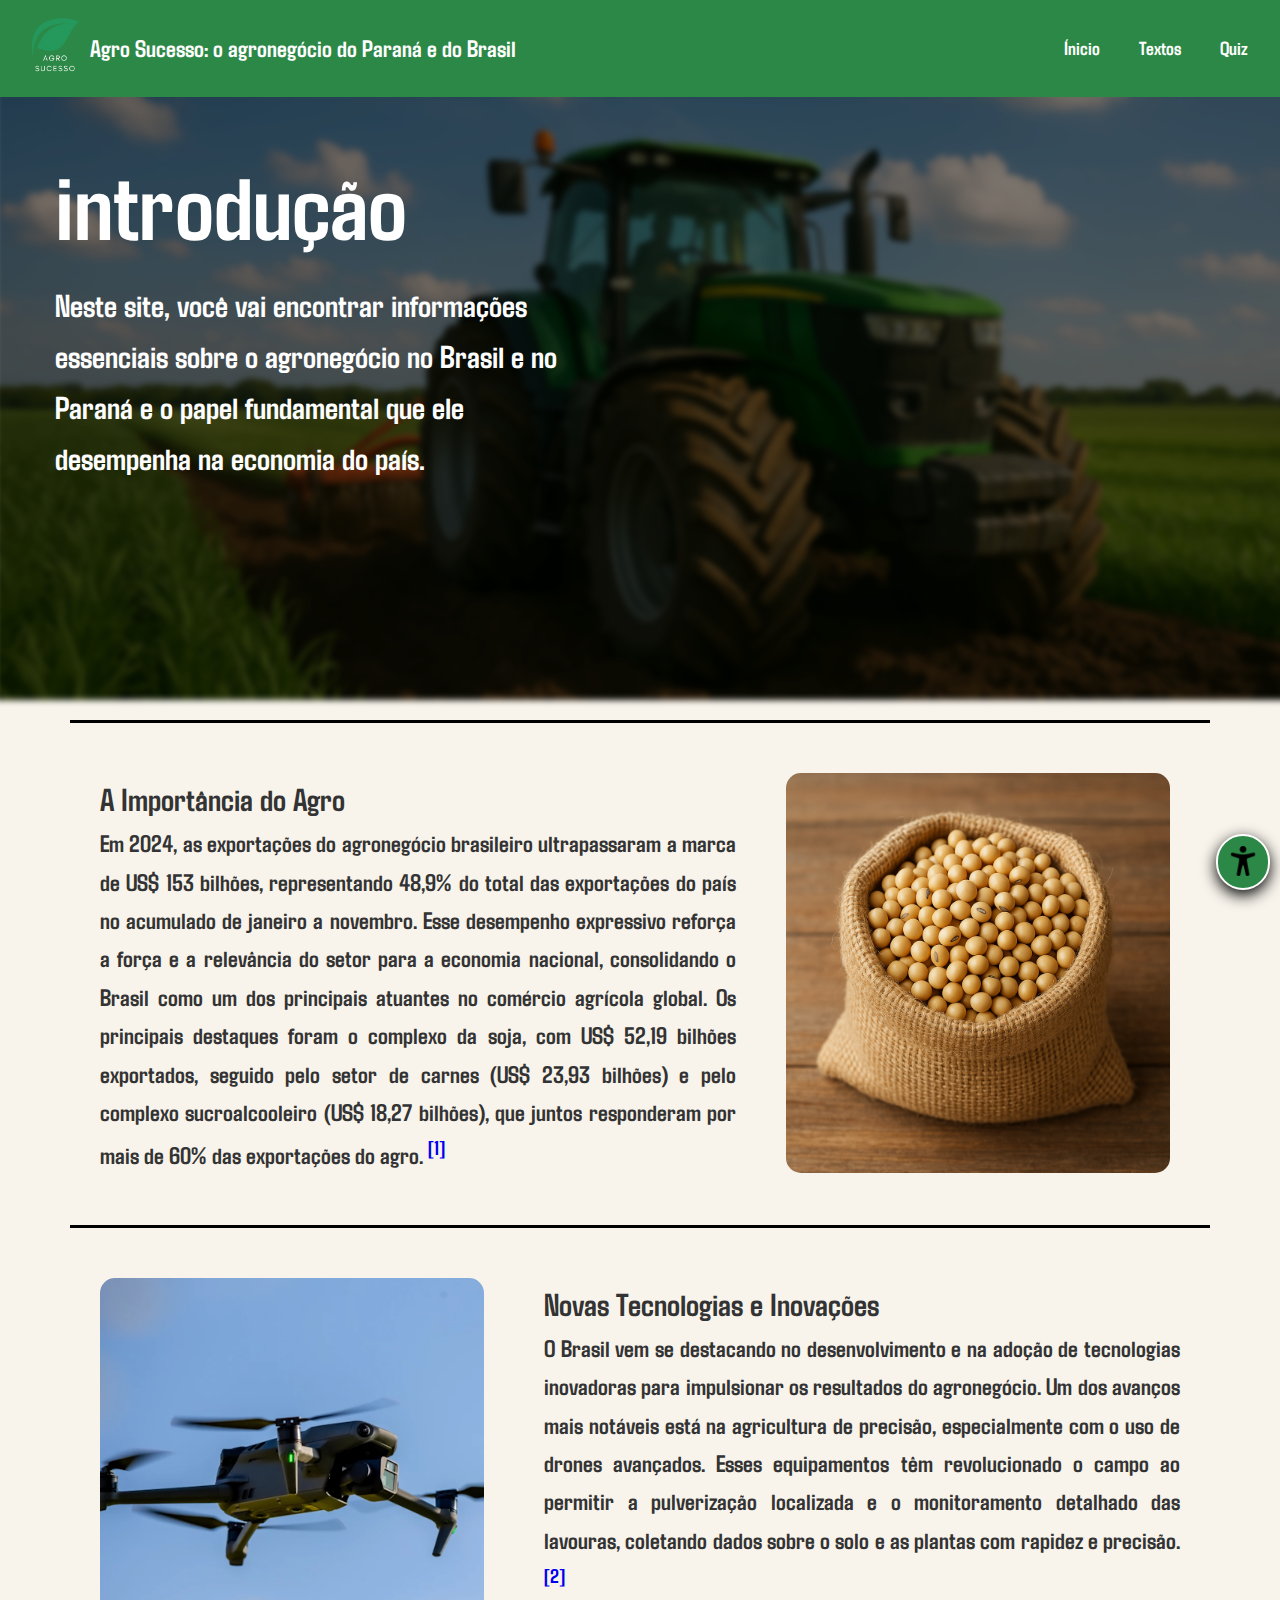
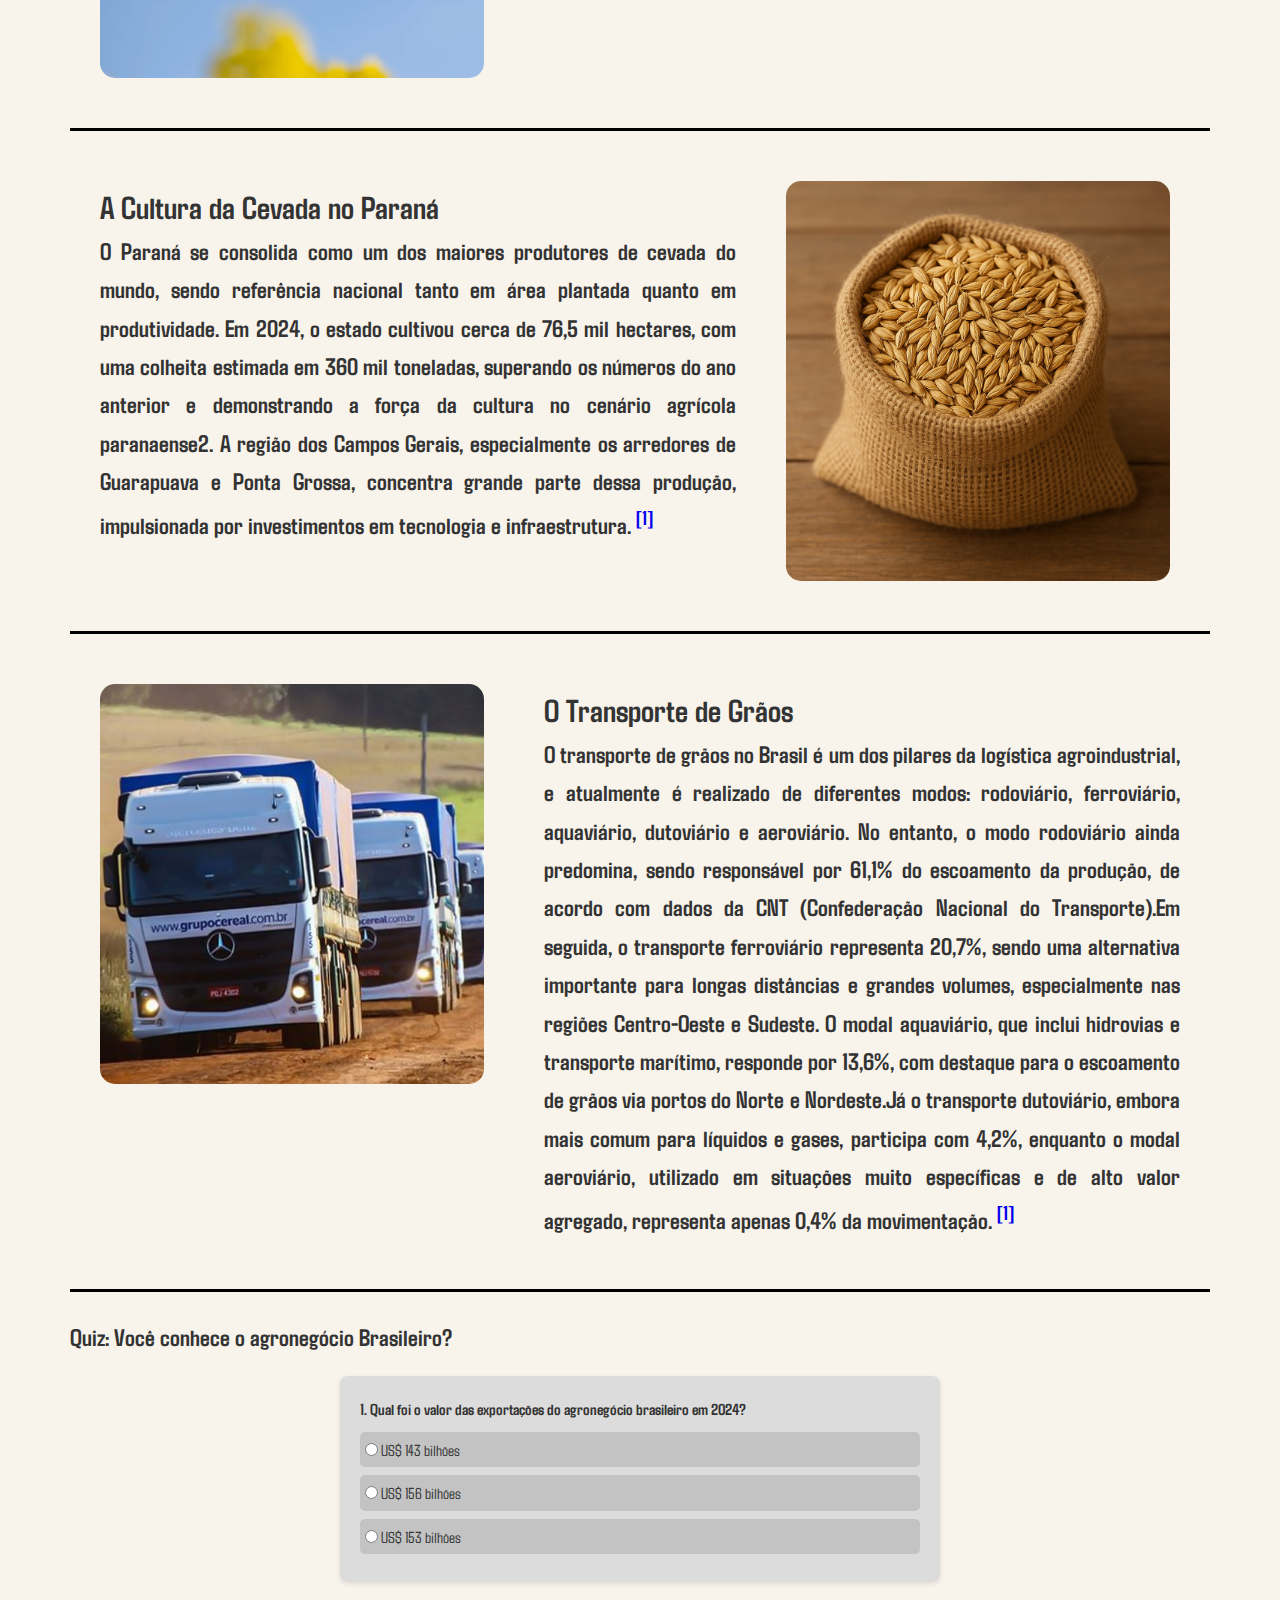
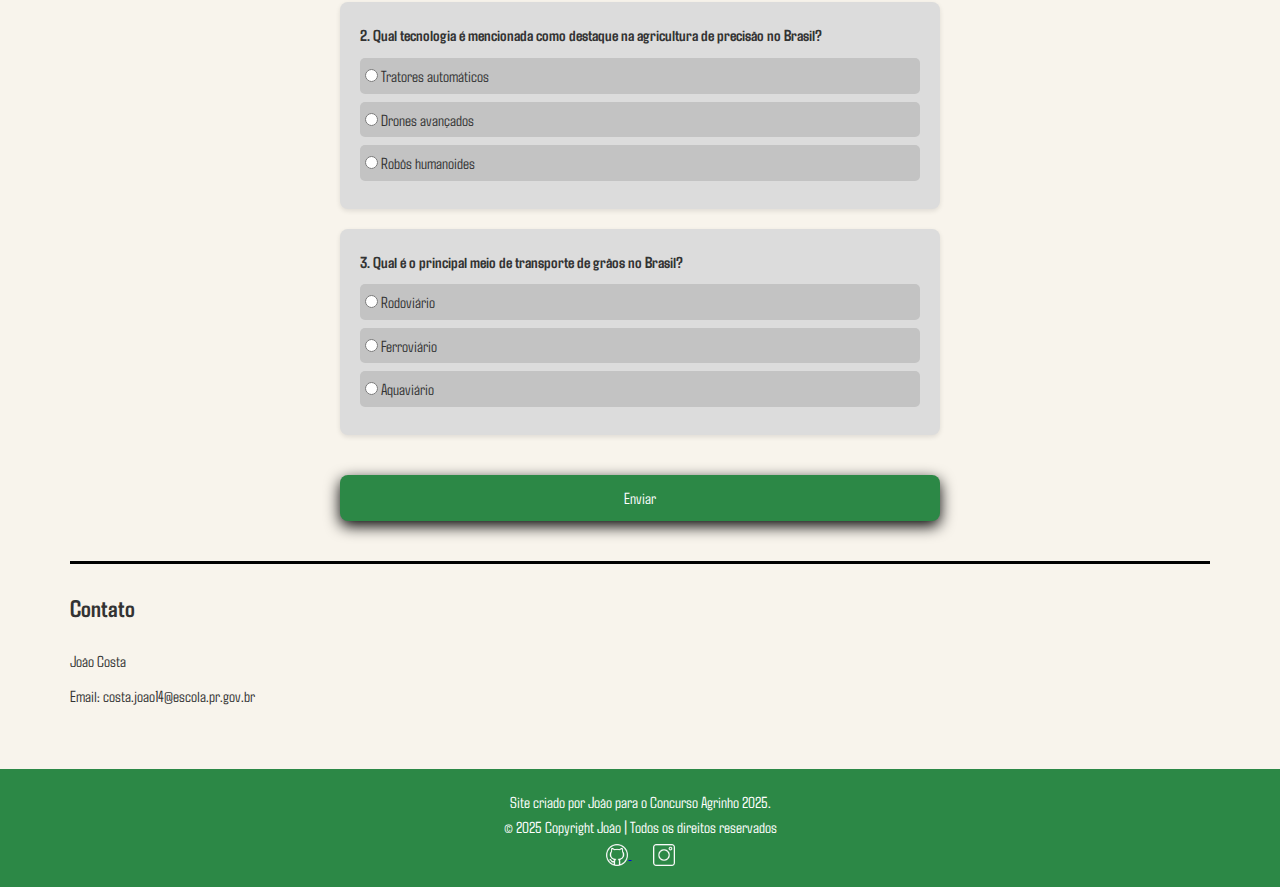
<file: index.html>
<!-- Pré-definições gerais do html -->
<!DOCTYPE html>
<html lang="pt-BR">
<head>
  <meta charset="UTF-8" />
  <meta name="viewport" content="width=device-width, initial-scale=1.0" />
  <title>Agro Sucesso</title>
  <link rel="stylesheet" href="style.css" />
  <link href="https://fonts.googleapis.com/css2?family=Agdasima:wght@400;700" rel="stylesheet"/>
</head>

<body>
  <!-- Inputs para controlar acessibilidade -->
  <input type="radio" name="font" id="fontSizeP" hidden>
  <input type="radio" name="font" id="fontSizeM" hidden>
  <input type="radio" name="font" id="fontSizeG" hidden>
  <input type="radio" name="font" id="fontSizeGG" hidden>
  <input type="checkbox" id="ativarContraste" hidden>
  <input type="checkbox" id="ativarAcessibilidade" hidden>

  <!-- Interface de acessibilidade e conteúdo -->
  <div class="acessibilidadeWrapper">
    <label for="ativarAcessibilidade" class="acessibilidadeFixada" aria-label="Menu de acessibilidade"><img src="./img/acessibilidade.png" style="height: 30px;"></label>

    <!-- Menu de acessibilidade -->
    <div class="menuAcessibilidade hidden">
      <label for="ativarContraste">Alto Contraste</label>

      <div class="fontSizeText">
        <a class="fontSizeText">Tamanho da fonte:</a>
        <label for="fontSizeP">Padrão</label>
        <label for="fontSizeM">Médio</label>
        <label for="fontSizeG">Grande</label>
        <label for="fontSizeGG">Muito Grande</label>
      </div>
    </div>

    <!-- Cabeçalho -->
    <header class="header">
      <div class="logo">
        <a href="#inicio"><img src="./img/logo.png" alt="Logo Agrinho" /></a>
      </div>

      <div class="site-title">Agro Sucesso: o agronegócio do Paraná e do Brasil</div>

      <!-- Nav-bar -->
      <nav class="navbar">
        <input type="checkbox" id="ativarMenu" hidden>
        <label for="ativarMenu" class="hamburger" aria-label="Abrir menu">☰</label>

        <ul class="navLinks">
          <li><a href="#inicio">Ínicio</a></li>
          <li><a href="#texto">Textos</a></li>
          <li><a href="#quiz">Quiz</a></li>
        </ul>
      </nav>
    </header> 

    <!-- Área principal do conteúdo da página --> <div id="inicio" class="intro">
      <div class="textoIntro">  
        <h1>introdução</h1>
        <h2 tabindex="0">
          Neste site, você vai encontrar informações essenciais sobre o agronegócio no Brasil e no Paraná e o papel fundamental que ele desempenha na economia do país.
        </h2></div>
        <img class="tratorImg" src="./img/trator.png">
      </div>

    <main>
      <div id="texto" class="linha"></div>
      <!-- Texto sobre a importância do agronegócio no Brasil -->
      <div class="bloco">
        <div><h1>A Importância do Agro</h1>
        <h2 style="text-align: justify" tabindex="0">
          Em 2024, as exportações do agronegócio brasileiro ultrapassaram a marca de US$ 153 bilhões, representando 48,9% do total das 
          exportações do país no acumulado de janeiro a novembro. Esse desempenho expressivo reforça a força e a relevância do setor para 
          a economia nacional, consolidando o Brasil como um dos principais atuantes no comércio agrícola global. Os principais 
          destaques foram o complexo da soja, com US$ 52,19 bilhões exportados, seguido pelo setor de carnes (US$ 23,93 bilhões) e 
          pelo complexo sucroalcooleiro (US$ 18,27 bilhões), que juntos responderam por mais de 60% das exportações do agro.
          <sup><a style="text-decoration: none"
            href="https://www.gov.br/agricultura/pt-br/assuntos/noticias/exportacoes-do-agronegocio-ultrapassam-us-153-bilhoes-no-acumulado-de-2024#:~:text=Exportações%20do%20agronegócio%20ultrapassam%20US,Ministério%20da%20Agricultura%20e%20Pecuária">
            [1]</a></sup>
        </h2></div>

        <img src="img/soja.png" style="height: 400px; margin-right: 10px; border-radius: 15px;">
      </div>
      <div class="linha"></div>
      <!-- Texto sobre inovações tecnológicas no campo -->
      <div class="bloco">
        <img src="img/drone.png" style="height: 400px; margin-right: 10px; border-radius: 15px;">
        <div><h1> Novas Tecnologias e Inovações</h1>
        <h2 style="text-align: justify" tabindex="0">
          O Brasil vem se destacando no desenvolvimento e na adoção de tecnologias inovadoras para impulsionar os resultados do 
          agronegócio. Um dos avanços mais notáveis está na agricultura de precisão, especialmente com o uso de drones avançados. 
          Esses equipamentos têm revolucionado o campo ao permitir a pulverização localizada e o monitoramento detalhado das lavouras, 
          coletando dados sobre o solo e as plantas com rapidez e precisão.
          <sup><a style="text-decoration: none"
            href="https://nutricaodesafras.com.br/drone-na-agricultura">
            [2]</a></sup>
        </h2></div>
      </div>
      <div class="linha"></div>
      <!-- Texto sobre a produção de cevada no Paraná -->
      <div class="bloco">
        <div><h1>A Cultura da Cevada no Paraná</h1>
        <h2 style="text-align: justify" tabindex="0">
          O Paraná se consolida como um dos maiores produtores de cevada do mundo, sendo referência nacional tanto em área plantada quanto 
          em produtividade. Em 2024, o estado cultivou cerca de 76,5 mil hectares, com uma colheita estimada em 360 mil toneladas, 
          superando os números do ano anterior e demonstrando a força da cultura no cenário agrícola paranaense2. A região dos Campos 
          Gerais, especialmente os arredores de Guarapuava e Ponta Grossa, concentra grande parte dessa produção, impulsionada por 
          investimentos em tecnologia e infraestrutura.
          <sup><a style="text-decoration: none"
            href="https://www.agricultura.pr.gov.br/sites/default/arquivos_restritos/files/documento/2024-10/boletim_semanal_42_deral.pdf">
            [1]</a></sup>
        </h2></div>
        <img src="img/cevada.png" style="height: 400px; margin-right: 10px; border-radius: 15px;">
      </div>
      <div class="linha"></div>
      <!-- Texto sobre o transporte de grãos no Brasil -->
      <div class="bloco">
        <img class="imagem4" src="img/caminhão.jpg" style="height: 400px; margin-right: 10px; border-radius: 15px;">
        <div><h1>O Transporte de Grãos</h1>
        <h2 style="text-align: justify" tabindex="0">
          O transporte de grãos no Brasil é um dos pilares da logística agroindustrial, e atualmente é realizado de diferentes modos: 
          rodoviário, ferroviário, aquaviário, dutoviário e aeroviário. No entanto, o modo rodoviário ainda predomina, sendo responsável 
          por 61,1% do escoamento da produção, de acordo com dados da CNT (Confederação Nacional do Transporte).Em seguida, o 
          transporte ferroviário representa 20,7%, sendo uma alternativa importante para longas distâncias e grandes volumes, especialmente 
          nas regiões Centro-Oeste e Sudeste. O modal aquaviário, que inclui hidrovias e transporte marítimo, responde por 13,6%, com 
          destaque para o escoamento de grãos via portos do Norte e Nordeste.Já o transporte dutoviário, embora mais comum para 
          líquidos e gases, participa com 4,2%, enquanto o modal aeroviário, utilizado em situações muito específicas e de alto valor 
          agregado, representa apenas 0,4% da movimentação.
          <sup><a style="text-decoration: none"
            href="https://www.gov.br/agricultura/pt-br/assuntos/noticias/exportacoes-do-agronegocio-ultrapassam-us-153-bilhoes-no-acumulado-de-2024#:~:text=Exportações%20do%20agronegócio%20ultrapassam%20US,Ministério%20da%20Agricultura%20e%20Pecuária">
            [1]</a></sup>
        </h2>
      </div>
      </div>
      <div class="linha"></div><br>
      <!-- Seção interativa com quiz -->
      <section id="quiz" class="reveal visible">
        <h2>Quiz: Você conhece o agronegócio Brasileiro?</h2>
        <input type="checkbox" id="ativarQuiz" hidden>

        <!-- Formulário com 3 perguntas e botão de envio -->
        <form class="quizFormulario">
          <div class="quizQuestão">
            <p>1. Qual foi o valor das exportações do agronegócio brasileiro em 2024?</p>
            <label><input type="radio" name="q1"> US$ 143 bilhões</label>
            <label><input type="radio" name="q1"> US$ 156 bilhões</label>
            <label><input type="radio" name="q1" required> US$ 153 bilhões</label>
          </div>

          <div class="quizQuestão">
            <p>2. Qual tecnologia é mencionada como destaque na agricultura de precisão no Brasil?</p>
            <label><input type="radio" name="q2"> Tratores automáticos</label>
            <label><input type="radio" name="q2" required> Drones avançados</label>
            <label><input type="radio" name="q2"> Robôs humanoides</label>
          </div>

          <div class="quizQuestão">
            <p>3. Qual é o principal meio de transporte de grãos no Brasil?</p>
            <label><input type="radio" name="q3" required> Rodoviário</label>
            <label><input type="radio" name="q3"> Ferroviário</label>
            <label><input type="radio" name="q3"> Aquaviário</label>
          </div>

          <label for="ativarQuiz" class="botaoEnviarQuiz">Enviar</label>
        </form>

        <!-- Resultado exibido após envio -->
        <div class="resultadoQuiz">
          <p>Obrigado!</p>
        </div>
      </section>
      <div class="linha"></div><br>
      <!-- Informações de contato -->
      <section id="contato" class="reveal visible">
        <h2>Contato</h2>
        <p>João Costa</p>
        <p>Email: costa.joao14@escola.pr.gov.br</p>
      </section>
    </main>

    <!-- Rodapé com links para redes socias -->
    <footer>
      <p>
        Site criado por João para o Concurso Agrinho 2025.<br>
        © 2025 Copyright João | Todos os direitos reservados
      </p>

      <div class="linksSociais">
        <a href="https://github.com/jaodufrifai" target="_blank">
          <img src="./img/github.png" alt="GitHub" class="iconeSocial"/>
        </a>
        <a href="https://www.instagram.com/joao.montanhas/" target="_blank">
          <img src="./img/instagram.png" alt="Instagram" class="iconeSocial"/>
        </a>
      </div>
    </footer>
  </div>
</body>
</html>
</file>
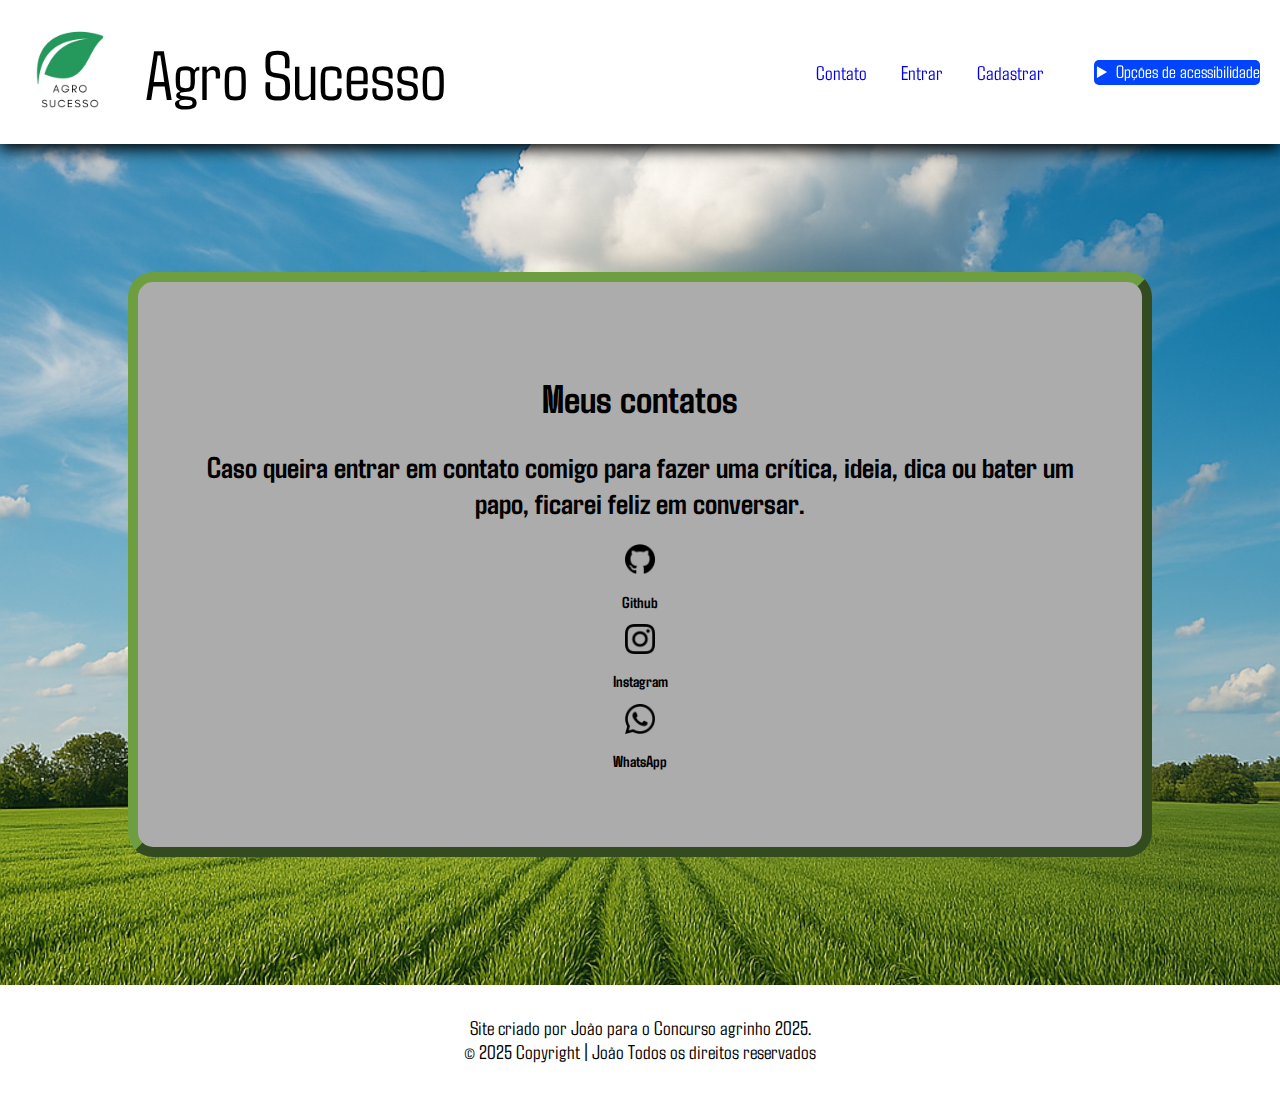
<file: contato.html>
<!DOCTYPE html>
<html lang="en">
<head>
    <meta charset="UTF-8">
    <meta name="viewport" content="width=device-width, initial-scale=1.0">
    <link rel="stylesheet" href="contato.css" />
    <link
      href="https://fonts.googleapis.com/css2?family=Agdasima:wght@400;700&family=Bungee+Spice&family=Martian+Mono:wght@100..800&family=Montserrat:ital,wght@0,100..900;1,100..900&family=Staatliches&family=Turret+Road&display=swap"
      rel="stylesheet"
    />
    <title>Contato</title>
</head>
<body>
    <header>
        <span class="esquerda">
        <a href="index.html">
        <img class="logo" src="img/Agrinho.png" alt="desgraça" width="150px" href="index.html"/>
        </a>
        </span>
        <div class="titulo">Agro Sucesso</div>
        <span class="direita">
          <a class="links" style="text-decoration: none;" href="contato.html">Contato</a>
          <a class="links" style="text-decoration: none;" href="entrar.html">Entrar</a> 
          <a class="links" style="text-decoration: none;" href="login.html">Cadastrar</a>
        </span>
        <details class="acessibilidade">
          <summary>Opções de acessibilidade</summary>
          <label for="tamanhoFonte">Escolha o tamanho da fonte:</label>
          <select id="tamanhoFonte">
              <option value="1em">Padrão</option>
              <option value="1.2em">Médio</option>
              <option value="1.5em">Grande</option>
              <option value="2em">Muito grande</option>
          </select>
          <br>
          <label class="switch">
              <input type="checkbox" id="contraste">
              <span class="slider"></span>
          </label>
          <span>Modo de alto contraste</span>
      </details>
      </div>
    </header>
    <footer>
        <div class="contatos">
            <h1>Meus contatos</h1>
            <h2>Caso queira entrar em contato comigo para fazer uma crítica, ideia, dica ou bater um papo, ficarei feliz em conversar.</h2>
            <div><a href="https://github.com/jaodufrifai"><img class="logos" src="img/iconegithub.png"></a><h2 class="nomes">Github</h2></div>
            <div><a href=""></a><img class="logos" src="img/iconeinsta.png"><h2 class="nomes">Instagram</h2></div>
            <div><img class="logos" src="img/iconewats.png"><h2 class="nomes">WhatsApp</h2></div>
        </div>

        <div class="rodape">
            Site criado por João para o Concurso agrinho 2025.<br>
        © 2025 Copyright | João Todos os direitos reservados
        </div>
    </footer>
</body>
</html>
</file>
<file: contato.css>
body {
    margin: 0;
    padding: 0;
    background-color: rgb(231, 231, 231);
    font-family: Agdasima;
    color: rgb(0, 0, 0);
    font-size: 20px;
    background-image: url(img/campo.png);
    background-size: cover;
    background-repeat: no-repeat;
    background-position: center;
}

header {
    transition: all 0.8s ease;
    background-color: rgb(255, 255, 255);
    display: flex; 
    align-items: center;
    padding: 20px;
    top: 0;
    position: sticky;
    z-index: 1000;
    box-shadow: 0 5px 15px black;
}

.logo {
    width: 100px;
    transition: transform 0.3s ease-in-out;
}

.logo:hover {
    transform: scale(1.2);
}

.direita a:hover {
    transform: scale(1.2);
    cursor: pointer;
}
.direita a {
    padding-left: 30px;
    display: inline-block;
}
.direita {
    padding: 30px 50px;
    margin-left: auto;
}

.links {
    transition: transform 0.3s ease-in-out;
}

select {
    font-size: inherit;
}

select:focus {
    font-size: inherit;
}

#contraste:checked ~ body {
    background-color: black;
    color: white;
}

.switch {
    position: relative;
    display: inline-block;
    width: 34px;
    height: 20px;
}

.switch input {
    opacity: 0;
    width: 0;
    height: 0;
}

.slider {
    position: absolute;
    cursor: pointer;
    top: 0;
    left: 0;
    right: 0;
    bottom: 0;
    background-color: #ccc;
    transition: .4s;
    border-radius: 34px;
}

input:checked + .slider {
    background-color: #000;
}

.links:hover {
    transform: scale(1.2);
}

.nomes {
    font-size: medium;
}

.titulo {
    font-size: 70px;
    padding-left: 25px;
    font-family: "Agdasima", serif;
    align-items: center;
}

button {
    border-radius: 15px;
    outline: none;
    margin: 0px 5px; 
}

button:active {
    transform: scale(0.9);
}

button:hover {
    background-color: rgb(139, 139, 139);
}

.acessibilidade {
    font-size: large;
    color: white;
    background-color: rgb(0, 68, 255);
    border-radius: 5px;
    padding-bottom: 3px;
    padding-left: 3px;
}

ul {
  list-style: none;
  padding: 0;
  margin: 0;
  position: absolute;
  background: white;
  border: 1px solid #ccc;
  width: 120px;
}
ul li {
  padding: 8px;
}
ul li:hover {
  background: #f0f0f0;
}

.contatos {
    align-items: center;
    text-align: center;
    margin: 10%;
    padding: 5%;
    font-size: 20px;
    background-color: rgb(172, 172, 172);;
    border-radius: 25px;
    border-color: #6d9f40;
    border-style: outset;
    border-width: 10px;
}

.logos {
    width: 30px;
    height: 30px;
    align-items: center;
}

.rodape {
    text-align: center;
    padding: 30px;
    background-color: rgb(255, 255, 255);
}
</file>
<file: style.css>
/* Reset de estilos e configuração base */
* {
  margin: 0;
  padding: 0;
  box-sizing: border-box;
}

html {
  font-size: 100%;
}

body {
  font-family: Agdasima, sans-serif;
  background-color: #f8f4ec;
  color: #333;
  line-height: 1.6;
  transition: background-color 0.3s, color 0.3s;
  overflow-x: hidden;
}

/*  ACESSIBILIDADE  */

/* Tamanhos de fonte acessíveis */
#fontSizeP:checked~.acessibilidadeWrapper {
  font-size: 100%;
}
#fontSizeM:checked~.acessibilidadeWrapper {
  font-size: 125%;
}
#fontSizeG:checked~.acessibilidadeWrapper {
  font-size: 150%;
}
#fontSizeGG:checked~.acessibilidadeWrapper {
  font-size: 200%;
}

/* Ativação de alto contraste */
#ativarContraste:checked~.acessibilidadeWrapper {
  background-color: #000;
  color: #ff0;
}

#ativarContraste:checked~.acessibilidadeWrapper .quizQuestão  {
  background-color: #444444 ;
}

#ativarContraste:checked~.acessibilidadeWrapper .quizQuestão label {
  background-color: #2b2b2b;
}

#ativarContraste:checked~.acessibilidadeWrapper .quizQuestão label:hover {
  background-color: #161616;
}

/* Links no modo de alto contraste */
#ativarContraste:checked~.acessibilidadeWrapper a:not(.navLinks a) {
  color: rgb(192, 192, 104);
}

#ativarContraste:checked~.acessibilidadeWrapper .linha {
  background-color: #ff0;
}

#ativarContraste:checked~.acessibilidadeWrapper h1 {
  color: #ff0;
}

#ativarContraste:checked~.acessibilidadeWrapper h2 {
  color: #ff0;
}

/* Suavização de mudança de contranste e tamanho da fonte */
.acessibilidadeWrapper {
  transition: font-size 0.3s ease, background-color 0.3s ease, color 0.3s ease;
}

.acessibilidadeWrapper a {
  transition: color 0.3s ease;
}

/* Estilo geral dos labels */
label {
  display: block;
  overflow: hidden;
}

/* Texto do tamanho da fonte */
.fontSizeText {
  padding: 8px;
  background-color: #2c8846;
  color: white !important;
  border-radius: 6px;
  cursor: pointer;
  text-align: center;
}

/* Botão flutuante de acessibilidade */
.acessibilidadeFixada {
  position: fixed;
  right: 10px;
  bottom: 10px;
  background: #2c8846;
  color: white;
  border: 2px solid #fff;
  padding: 10px 10px 4px;
  border-radius: 35px;
  cursor: pointer;
  z-index: 4;
  font-size: 18px;
  box-shadow: 0 5px 15px black;
  transition: 0.2s;
}

/* Efeito hover no botão de acessibilidade */
#ativarAcessibilidade:checked~.acessibilidadeWrapper .acessibilidadeFixada {
  background-color: #68ca89;
}

.acessibilidadeFixada img {
  transition: 0.2s;
}

.acessibilidadeFixada:hover img {
  transform: scale(1.2);
}

/* Exibe o menu de acessibilidade quando ativado */
#ativarAcessibilidade:checked~.acessibilidadeWrapper .menuAcessibilidade {
  right: 0px;
  transition: 0.5s ease-in-out;
}

/* Menu de acessibilidade */
.menuAcessibilidade {
  display: flex;
  position: fixed;
  transition: 0.5s ease-in-out;
  right: -250px;
  bottom: 19px;
  background: #fff;
  border: 1px solid #ccc;
  padding: 10px;
  border-radius: 8px;
  box-shadow: 0 5px 15px black;
  flex-direction: column;
  gap: 10px;
  z-index: 3;
  font-size: 14px;
  width: 200px;
}

/* Botões do menu de acessibilidade */
.menuAcessibilidade label {
  padding: 8px;
  background-color: #2c8846;
  color: white;
  border-radius: 6px;
  cursor: pointer;
  text-align: center;
}
.menuAcessibilidade label:hover {
  background-color: #2e563b;
}

/*  HEADER  */

/* Cabeçalho fixo */
.header {
  position: fixed;
  top: 0;
  width: 100%;
  background-color: #2c8846;
  color: white;
  display: flex;
  flex-wrap: wrap;
  align-items: center;
  justify-content: space-between;
  padding: 10px 20px;
  z-index: 3;
}

/* Logo com efeito de hover */
.logo img {
  width: 70px;
  height: auto;
  transition: transform 0.3s;
}
.logo img:hover {
  transform: scale(1.3);
}

/* Título do site */
.site-title {
  flex: 1;
  text-align: left;
  font-size: 1.5rem;
  font-weight: bold;
}

/* Botão do menu mobile (hamburguer) */
.hamburger {
  display: none;
  background: none;
  font-size: 24px;
  color: white;
  border: none;
  cursor: pointer;
}

/* Links de navegação */
.navLinks {
  list-style: none;
  display: flex;
  gap: 15px;
  font-size: 1.2rem;
}
.navLinks li a {
  color: white;
  text-decoration: none;
  font-weight: bold;
  padding: 8px 12px;
  border-radius: 6px;
  transition: background 0.3s, color 0.3s;
}
.navLinks li a:hover {
  background-color: #2e563b;
}

/* Exibe o menu quando checkbox está checado */
#ativarMenu:checked~.navLinks {
  display: flex;
}

.linha {
  width: 90wh;
  height: 3px;
  background-color: #000
}

/*  CONTEÚDO  */

/* Espaçamento da área principal após header fixo */
main {
  padding: 20px;
  margin: 0px 50px;
}

/* Animações para elementos revelados ao rolar */
.reveal.visible {
  opacity: 1;
  transform: translateY(0);
}
.reveal {
  opacity: 0;
  transform: translateY(20px);
  transition: opacity 0.6s ease-out, transform 0.6s ease-out;
}

/* Estilização da seção */
section {
  margin-bottom: 40px;
  scroll-margin-top: 130px;
}
section h1,
section h2 {
  margin-bottom: 20px;
}
section p {
  margin-bottom: 10px;
}

/* Texto do Site*/
.bloco {
  display: flex;
  gap: 50px;
  margin: 50px 30px;
}

.bloco img {
  width: 30vw;
}

/* Estilo da seção de introdução */
.intro {
  display: flex;
  position: relative;
  height: 70vh;
  margin-top: 70px;
}

.textoIntro h1 {
  color: white;
  font-size: 6rem;
}

.textoIntro {
  margin: 55px 55px;
  width: 40vw;
}

.textoIntro h2 {
  color: white;
  font-size: 2rem;
}

.tratorImg {
  position: absolute;
  width: 101%;
  left: -5px;
  height: 100%;
  object-fit: cover;
  z-index: -2;
  filter: blur(3px) brightness(0.5);
  transform: scaleX(-1);
}

/*  RODAPÉ  */
footer {
  background-color: #2c8846;
  color: white;
  text-align: center;
  padding: 20px;
  padding-right: -10px;
}

/* Links sociais no rodapé */
.linksSociais a {
  margin: 0 10px;
}
.iconeSocial {
  padding: 1px;
  width: 24px;
  height: 24px;
  vertical-align: middle;
}

/*  QUIZ  */

/* Layout do formulário de quiz */
.quizFormulario {
  display: flex;
  flex-direction: column;
  gap: 20px;
  max-width: 600px;
  margin: 0 auto;
}

/* Pergunta do quiz */
.quizQuestão {
  background-color: #dcdcdc;
  padding: 20px;
  border-radius: 8px;
  box-shadow: 0 2px 5px rgba(0,0,0,0.1);
  
}

.quizQuestão label {
  background-color: #c3c3c3;
  border-radius: 5px;
  padding: 5px;
  transition: 0.3s;
}

.quizQuestão label:hover {
  background-color: #a0a0a0;
}

.quizQuestão p {
  font-weight: bold;
  margin-bottom: 10px;
}
.quizQuestão label {
  display: block;
  margin: 8px 0;
  cursor: pointer;
}

/* Botão de envio do quiz */
.botaoEnviarQuiz {
  display: inlinha-block;
  padding: 10px 20px;
  background-color: #2c8846;
  color: white;
  border-radius: 8px;
  font-size: 16px;
  cursor: pointer;
  text-align: center;
  margin-top: 20px;
  box-shadow: 0 5px 15px black;
}
.botaoEnviarQuiz:hover {
  background-color: #2e563b;
}

/* Resultado do quiz */
.resultadoQuiz {
  margin-top: 20px;
  text-align: center;
  font-size: 18px;
  background-color: #2c8846;
  color: white;
  padding: 15px;
  border-radius: 8px;
  display: none;
  box-shadow: 0 5px 15px black;
}

/* Toggle entre formulário e resultado */
#ativarQuiz:checked ~ .quizFormulario {
  display: none;
}
#ativarQuiz:checked ~ .resultadoQuiz {
  display: block;
}

/*  RESPONSIVIDADE  */

/* Ajustes do quiz em telas pequenas */
@media (max-width: 768px) {
  .quizFormulario {
    padding: 0 10px;
  }

  .quizQuestão {
    padding: 15px;
  }
}

/* Menu de navegação adaptado para dispositivos móveis */
@media (max-width: 768px) {
  .navLinks {
    display: none;
    flex-direction: column;
    background-color: #fff;
    position: absolute;
    top: calc(100% + 5px);
    right: 0;
    width: 200px;
    border: 1px solid #ccc;
    border-radius: 8px;
    box-shadow: 0 0 10px rgba(0,0,0,0.1);
    padding: 10px;
    gap: 10px;
    z-index: 1001;
    font-size: 14px;
  }

  .navLinks li a {
    background-color: #2c8846;
    color: white;
    padding: 8px;
    border-radius: 6px;
    text-align: center;
    font-weight: bold;
    display: block;
    transition: background-color 0.3s;
  }

  .navLinks li a:hover {
    background-color: #2e563b;
    color: white;
  }

  .hamburger {
    display: block;
  }
}

/* Ajustes dos textos em telas pequenas */
@media (max-width: 768px) {
  .bloco {
    display: block;
  }

  .main {
    width: 20px;
  }

  .bloco img {
    width: 250px;
    height: 250px;
  }

  .textoIntro {
    width: 100%; /* ou um valor mais generoso como 90% */
    max-width: none;
    white-space: normal;
    word-wrap: break-word;
    padding: 0 1rem; /* ajuste se estiver muito apertado */
    box-sizing: border-box;
  }
}
</file>
